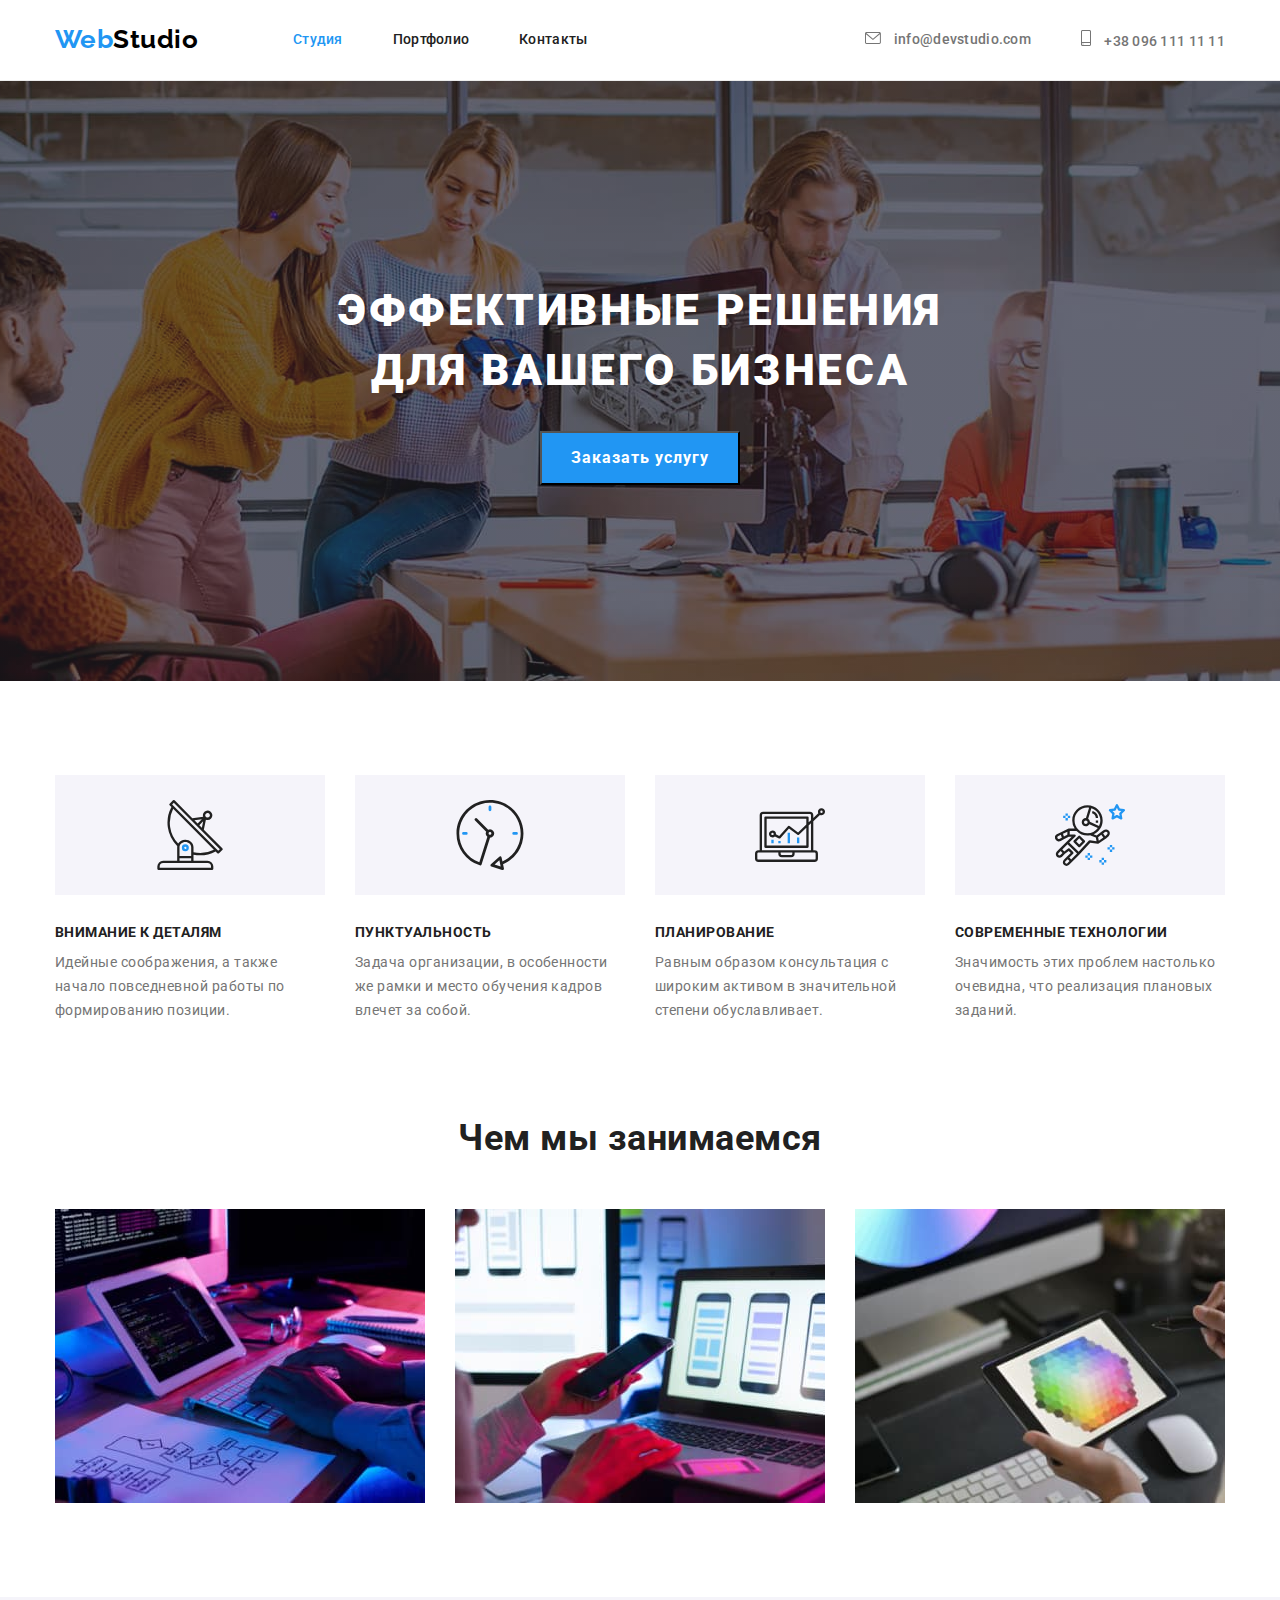
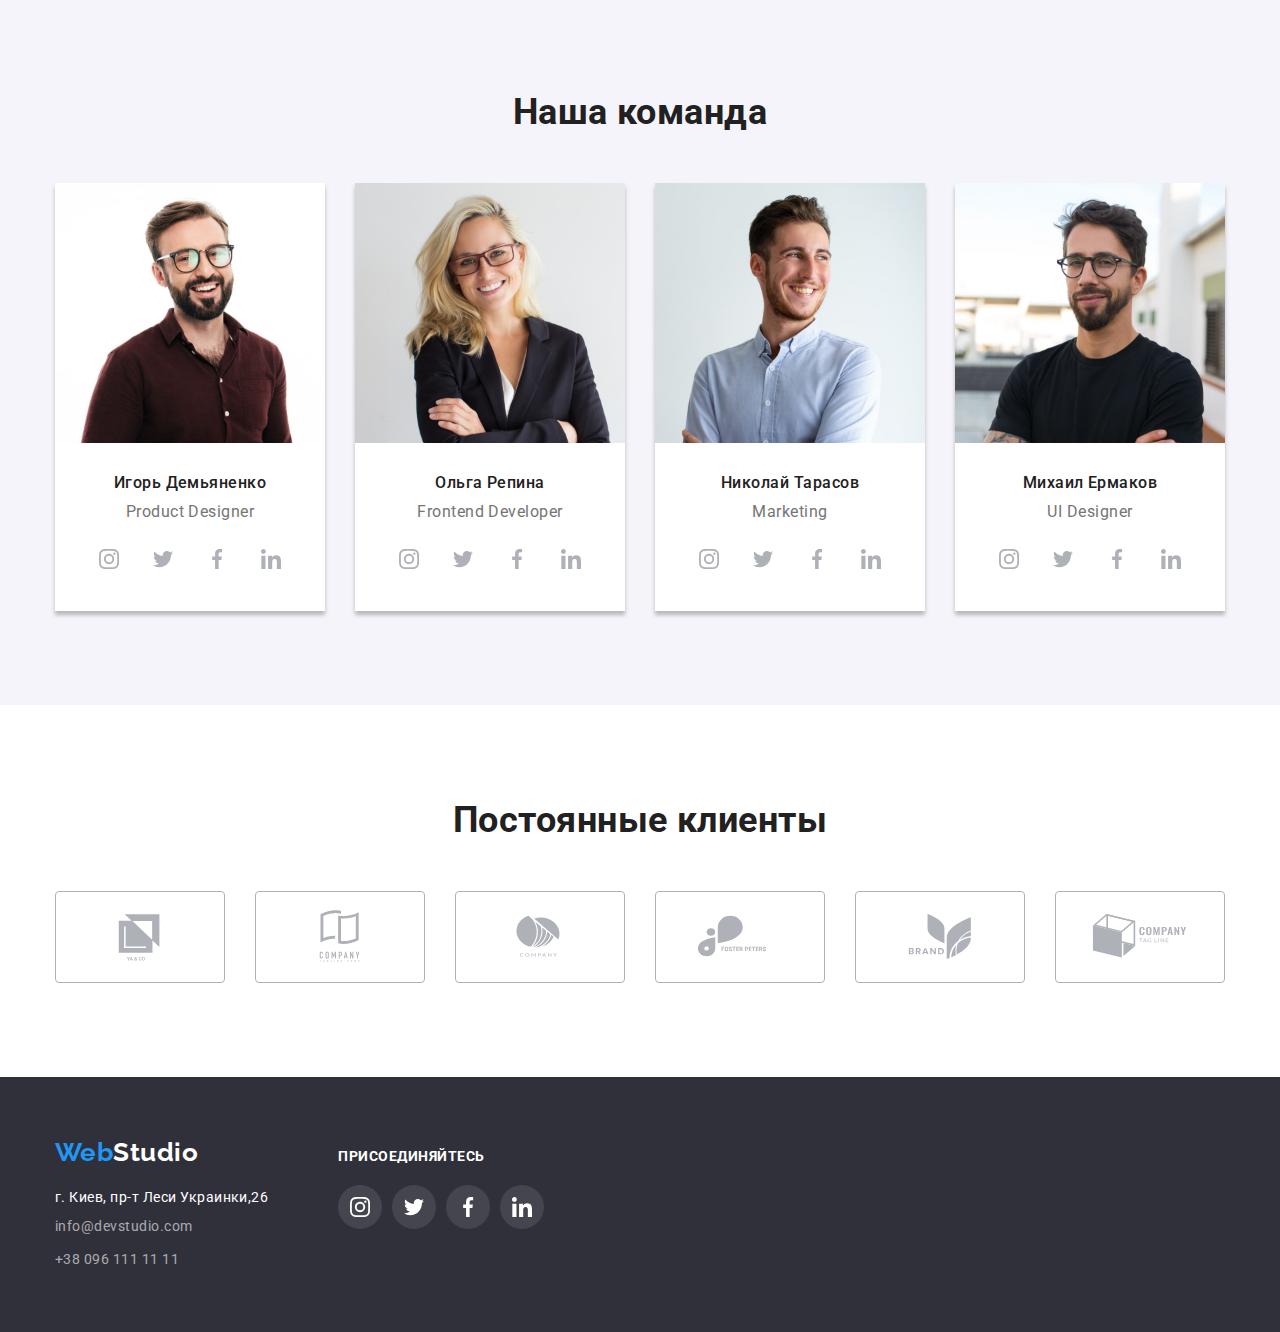
<file: index.html>
<!DOCTYPE html>
<html lang="ru">
  <head>
    <meta charset="UTF-8" />
    <meta http-equiv="X-UA-Compatible" content="IE=edge" />
    <meta name="viewport" content="width=device-width, initial-scale=1.0" />
    <title>Document</title>
    <link rel="preconnect" href="https://fonts.googleapis.com" />
    <link rel="preconnect" href="https://fonts.gstatic.com" crossorigin />
    <link
      href="https://fonts.googleapis.com/css2?family=Raleway:wght@700&family=Roboto:wght@400;500;700;900&display=swap"
      rel="stylesheet"
    />
    <link
      rel="stylesheet"
      href="https://cdnjs.cloudflare.com/ajax/libs/modern-normalize/1.0.0/modern-normalize.min.css"
    />
    <link rel="stylesheet" href="./css/styles.css" />
  </head>

  <body>
    <!-- Header -->
    <header class="page-headder">
      <div class="container headder">
        <nav class="navigation">
          <div class="logo">
            <a lang="en" class="link logo-studio-headder" href="/"
              ><span class="link logo-web">Web</span>Studio</a
            >
          </div>
          <!-- Site-nav -->
          <ul class="list site-nav">
            <li class="item">
              <a href="./index.html" class="current link site-nav-link"
                >Студия</a
              >
            </li>
            <li class="item">
              <a href="./portfolio.html" class="link site-nav-link"
                >Портфолио</a
              >
            </li>
            <li class="item">
              <a href="" class="link site-nav-link">Контакты</a>
            </li>
          </ul>
        </nav>
        <!-- Contacts -->
        <ul class="list contacts">
          <li class="item">
            <a href="mailto:info@devstudio.com" class="link contacts-link">
              <svg class="envelope-icon" width="16" height="12">
                <use href="./images/icons.svg#icon-envelope"></use>
              </svg>
              info@devstudio.com</a
            >
          </li>
          <li class="item">
            <a href="tel:+380961111111" class="link contacts-link">
              <svg class="smartphone-icon" width="10" height="16">
                <use href="./images/icons.svg#icon-smartphone"></use>
              </svg>
              +38 096 111 11 11</a
            >
          </li>
        </ul>
      </div>
    </header>
    <main>
      <!-- Hero -->
      <section class="hero">
        <div class="container">
          <h1 class="hero-title">эффективные решения для вашего бизнеса</h1>
          <button type="button" class="button">Заказать услугу</button>
          <!-- Advantages -->
        </div>
      </section>
      <section class="advantage-section">
        <div class="container">
          <h2 class="title visually-hidden">Наши преимущества</h2>
          <ul class="list">
            <li class="item">
              <div class="pic-box">
                <svg class="pic-icon" width="70" height="70">
                  <use href="./images/icons.svg#icon-antenna"></use>
                </svg>
              </div>

              <h3 class="list-item-title">Внимание к деталям</h3>
              <p class="list-item-text">
                Идейные соображения, а также начало повседневной работы по
                формированию позиции.
              </p>
            </li>
            <li class="item">
              <div class="pic-box">
                <svg class="pic-icon" width="70" height="70">
                  <use href="./images/icons.svg#icon-clock"></use>
                </svg>
              </div>
              <h3 class="list-item-title">Пунктуальность</h3>
              <p class="list-item-text">
                Задача организации, в особенности же рамки и место обучения
                кадров влечет за собой.
              </p>
            </li>
            <li class="item">
              <div class="pic-box">
                <svg class="pic-icon" width="70" height="70">
                  <use href="./images/icons.svg#icon-diagram"></use>
                </svg>
              </div>
              <h3 class="list-item-title">Планирование</h3>
              <p class="list-item-text">
                Равным образом консультация с широким активом в значительной
                степени обуславливает.
              </p>
            </li>
            <li class="item">
              <div class="pic-box">
                <svg class="pic-icon" width="70" height="70">
                  <use href="./images/icons.svg#icon-astronaut"></use>
                </svg>
              </div>
              <h3 class="list-item-title">Современные технологии</h3>
              <p class="list-item-text">
                Значимость этих проблем настолько очевидна, что реализация
                плановых заданий.
              </p>
            </li>
          </ul>
        </div>
      </section>
      <!-- Work -->
      <section class="section work-section">
        <div class="container">
          <h2 class="title">Чем мы занимаемся</h2>
          <ul class="list">
            <li class="item">
              <img
                class="image"
                src="./images/img-1.jpg"
                alt="Человек работающий на компьютере"
                width="370"
                height="294"
              />
            </li>
            <li class="item">
              <img
                class="image"
                src="./images/img-2.jpg"
                alt="Человек с мобильным телефоном"
                width="370"
                height="294"
              />
            </li>
            <li class="item">
              <img
                class="image"
                src="./images/img-3.jpg"
                alt="Человек рисующий на планшете"
                width="370"
                height="294"
              />
            </li>
          </ul>
        </div>
      </section>
      <!-- Our team -->
      <section class="section team-section">
        <div class="container">
          <h2 class="title">Наша команда</h2>
          <ul class="list team-list">
            <li class="item">
              <img
                class="image"
                src="./images/img-1-1.jpg"
                alt="Мужчина с бородой в очках"
                width="270"
                height="260"
              />
              <div class="card-content">
                <h3 class="list-title">Игорь Демьяненко</h3>
                <p class="list-title-text" lang="en">Product Designer</p>
                <ul class="list icon-list">
                  <li class="social-item">
                    <a
                      class="link social-link"
                      href=""
                      target="_blank"
                      rel="noopener noreferrer"
                      aria-label="Иконка Инстаграм"
                    >
                      <svg class="social-icon" width="20" height="20">
                        <use href="./images/icons.svg#icon-instagram"></use>
                      </svg>
                    </a>
                  </li>
                  <li class="social-item">
                    <a
                      class="link social-link"
                      href=""
                      target="_blank"
                      rel="noopener noreferrer"
                      aria-label="Иконка Твиттер"
                    >
                      <svg class="social-icon" width="20" height="20">
                        <use href="./images/icons.svg#icon-twitter"></use>
                      </svg>
                    </a>
                  </li>
                  <li class="social-item">
                    <a
                      class="link social-link"
                      href=""
                      target="_blank"
                      rel="noopener noreferrer"
                      aria-label="Иконка Фейсбук"
                    >
                      <svg class="social-icon" width="20" height="20">
                        <use href="./images/icons.svg#icon-facebook"></use>
                      </svg>
                    </a>
                  </li>
                  <li class="social-item">
                    <a
                      class="link social-link"
                      href=""
                      target="_blank"
                      rel="noopener noreferrer"
                      aria-label="Иконка ЛинктИн"
                    >
                      <svg class="social-icon" width="20" height="20">
                        <use href="./images/icons.svg#icon-linkedin"></use>
                      </svg>
                    </a>
                  </li>
                </ul>
              </div>
            </li>
            <li class="item">
              <img
                class="image"
                src="./images/img-2-2.jpg"
                alt="Девушка блондинка в очках"
                width="270"
                height="260"
              />
              <div class="card-content">
                <h3 class="list-title">Ольга Репина</h3>
                <p class="list-title-text" lang="en">Frontend Developer</p>
                <ul class="list icon-list">
                  <li class="social-item">
                    <a
                      class="link social-link"
                      href=""
                      target="_blank"
                      rel="noopener noreferrer"
                      aria-label="Иконка Инстаграм"
                    >
                      <svg class="social-icon" width="20" height="20">
                        <use href="./images/icons.svg#icon-instagram"></use>
                      </svg>
                    </a>
                  </li>
                  <li class="social-item">
                    <a
                      class="link social-link"
                      href=""
                      target="_blank"
                      rel="noopener noreferrer"
                      aria-label="Иконка Твиттер"
                    >
                      <svg class="social-icon" width="20" height="20">
                        <use href="./images/icons.svg#icon-twitter"></use>
                      </svg>
                    </a>
                  </li>
                  <li class="social-item">
                    <a
                      class="link social-link"
                      href=""
                      target="_blank"
                      rel="noopener noreferrer"
                      aria-label="Иконка Фейсбук"
                    >
                      <svg class="social-icon" width="20" height="20">
                        <use href="./images/icons.svg#icon-facebook"></use>
                      </svg>
                    </a>
                  </li>
                  <li class="social-item">
                    <a
                      class="link social-link"
                      href=""
                      target="_blank"
                      rel="noopener noreferrer"
                      aria-label="Иконка ЛинктИн"
                    >
                      <svg class="social-icon" width="20" height="20">
                        <use href="./images/icons.svg#icon-linkedin"></use>
                      </svg>
                    </a>
                  </li>
                </ul>
              </div>
            </li>
            <li class="item">
              <img
                class="image"
                src="./images/img-3-3.jpg"
                alt="Мужчина в рубашке"
                width="270"
                height="260"
              />
              <div class="card-content">
                <h3 class="list-title">Николай Тарасов</h3>
                <p class="list-title-text" lang="en">Marketing</p>
                <ul class="list icon-list">
                  <li class="social-item">
                    <a
                      class="link social-link"
                      href=""
                      target="_blank"
                      rel="noopener noreferrer"
                      aria-label="Иконка Инстаграм"
                    >
                      <svg class="social-icon" width="20" height="20">
                        <use href="./images/icons.svg#icon-instagram"></use>
                      </svg>
                    </a>
                  </li>
                  <li class="social-item">
                    <a
                      class="link social-link"
                      href=""
                      target="_blank"
                      rel="noopener noreferrer"
                      aria-label="Иконка Твиттер"
                    >
                      <svg class="social-icon" width="20" height="20">
                        <use href="./images/icons.svg#icon-twitter"></use>
                      </svg>
                    </a>
                  </li>
                  <li class="social-item">
                    <a
                      class="link social-link"
                      href=""
                      target="_blank"
                      rel="noopener noreferrer"
                      aria-label="Иконка Фейсбук"
                    >
                      <svg class="social-icon" width="20" height="20">
                        <use href="./images/icons.svg#icon-facebook"></use>
                      </svg>
                    </a>
                  </li>
                  <li class="social-item">
                    <a
                      class="link social-link"
                      href=""
                      target="_blank"
                      rel="noopener noreferrer"
                      aria-label="Иконка ЛинктИн"
                    >
                      <svg class="social-icon" width="20" height="20">
                        <use href="./images/icons.svg#icon-linkedin"></use>
                      </svg>
                    </a>
                  </li>
                </ul>
              </div>
            </li>
            <li class="item">
              <img
                class="image"
                src="./images/img-4-4.jpg"
                alt="Мужчина в футболке в очках"
                width="270"
                height="260"
              />
              <div class="card-content">
                <h3 class="list-title">Михаил Ермаков</h3>
                <p class="list-title-text" lang="en">UI Designer</p>
                <ul class="list icon-list">
                  <li class="social-item">
                    <a
                      class="link social-link"
                      href=""
                      target="_blank"
                      rel="noopener noreferrer"
                      aria-label="Иконка Инстаграм"
                    >
                      <svg class="social-icon" width="20" height="20">
                        <use href="./images/icons.svg#icon-instagram"></use>
                      </svg>
                    </a>
                  </li>
                  <li class="social-item">
                    <a
                      class="link social-link"
                      href=""
                      target="_blank"
                      rel="noopener noreferrer"
                      aria-label="Иконка Твиттер"
                    >
                      <svg class="social-icon" width="20" height="20">
                        <use href="./images/icons.svg#icon-twitter"></use>
                      </svg>
                    </a>
                  </li>
                  <li class="social-item">
                    <a
                      class="link social-link"
                      href=""
                      target="_blank"
                      rel="noopener noreferrer"
                      aria-label="Иконка Фейсбук"
                    >
                      <svg class="social-icon" width="20" height="20">
                        <use href="./images/icons.svg#icon-facebook"></use>
                      </svg>
                    </a>
                  </li>
                  <li class="social-item">
                    <a
                      class="link social-link"
                      href=""
                      target="_blank"
                      rel="noopener noreferrer"
                      aria-label="Иконка ЛинктИн"
                    >
                      <svg class="social-icon" width="20" height="20">
                        <use href="./images/icons.svg#icon-linkedin"></use>
                      </svg>
                    </a>
                  </li>
                </ul>
              </div>
            </li>
          </ul>
        </div>
      </section>
      <section class="clients-section section">
        <div class="container">
          <h2 class="title">Постоянные клиенты</h2>
          <ul class="list clients-list">
            <li class="item">
              <a
                class="link clients-link"
                href=""
                target="_blank"
                rel="noopener noreferrer"
                aria-label="Иконка Логотип компании 1"
              >
                <svg class="logo-icon" width="106" height="60">
                  <use href="./images/icons.svg#icon-Logo-1"></use>
                </svg>
              </a>
            </li>
            <li class="item">
              <a
                class="link clients-link"
                href=""
                target="_blank"
                rel="noopener noreferrer"
                aria-label="Иконка Логотип компании 2"
              >
                <svg class="logo-icon" width="106" height="60">
                  <use href="./images/icons.svg#icon-Logo-2"></use>
                </svg>
              </a>
            </li>
            <li class="item">
              <a
                class="link clients-link"
                href=""
                target="_blank"
                rel="noopener noreferrer"
                aria-label="Иконка Логотип компании 3"
              >
                <svg class="logo-icon" width="106" height="60">
                  <use href="./images/icons.svg#icon-Logo-3"></use>
                </svg>
              </a>
            </li>
            <li class="item">
              <a
                class="link clients-link"
                href=""
                target="_blank"
                rel="noopener noreferrer"
                aria-label="Иконка Логотип компании 4"
              >
                <svg class="logo-icon" width="106" height="60">
                  <use href="./images/icons.svg#icon-Logo-4"></use>
                </svg>
              </a>
            </li>
            <li class="item">
              <a
                class="link clients-link"
                href=""
                target="_blank"
                rel="noopener noreferrer"
                aria-label="Иконка Логотип компании 5"
              >
                <svg class="logo-icon" width="106" height="60">
                  <use href="./images/icons.svg#icon-Logo-5"></use>
                </svg>
              </a>
            </li>
            <li class="item">
              <a
                class="link clients-link"
                href=""
                target="_blank"
                rel="noopener noreferrer"
                aria-label="Иконка Логотип компании 6"
              >
                <svg class="logo-icon" width="106" height="60">
                  <use href="./images/icons.svg#icon-Logo-6"></use>
                </svg>
              </a>
            </li>
          </ul>
        </div>
      </section>
    </main>
    <!-- Footer -->
    <footer class="footer">
      <div class="container footer-box">
        <div class="address-box">
          <div class="logo-footer">
            <a lang="en" class="link logo-studio-footer" href="/"
              ><span class="link logo-web">Web</span>Studio</a
            >
          </div>
          <address class="address">
            <ul class="list">
              <li class="item">
                <a
                  class="link address-link"
                  href="https://goo.gl/maps/rsxk5mHzExy43c3M6"
                  target="_blank"
                  rel="noopener noreferrer"
                >
                  г. Киев, пр-т Леси Украинки,26</a
                >
              </li>
              <li class="item">
                <a class="link mail-link" href="mailto:info@devstudio.com">
                  info@devstudio.com
                </a>
              </li>
              <li>
                <a class="link phone-link" href="tel:+380961111111">
                  +38 096 111 11 11
                </a>
              </li>
            </ul>
          </address>
        </div>
        <section class="join-section">
          <h3 class="title">Присоединяйтесь</h3>
          <ul class="list join-list">
            <li class="join-item">
              <a
                class="link join-link"
                href=""
                target="_blank"
                rel="noopener noreferrer"
                aria-label="Иконка Инстаграм"
              >
                <svg class="join-icon" width="20" height="20">
                  <use href="./images/icons.svg#icon-instagram"></use>
                </svg>
              </a>
            </li>
            <li class="join-item">
              <a
                class="link join-link"
                href=""
                target="_blank"
                rel="noopener noreferrer"
                aria-label="Иконка Твиттер"
              >
                <svg class="join-icon" width="20" height="20">
                  <use href="./images/icons.svg#icon-twitter"></use>
                </svg>
              </a>
            </li>
            <li class="join-item">
              <a
                class="link join-link"
                href=""
                target="_blank"
                rel="noopener noreferrer"
                aria-label="Иконка Фейсбук"
              >
                <svg class="join-icon" width="20" height="20">
                  <use href="./images/icons.svg#icon-facebook"></use>
                </svg>
              </a>
            </li>
            <li class="join-item">
              <a
                class="link join-link"
                href=""
                target="_blank"
                rel="noopener noreferrer"
                aria-label="Иконка ЛинктИн"
              >
                <svg class="join-icon" width="20" height="20">
                  <use href="./images/icons.svg#icon-linkedin"></use>
                </svg>
              </a>
            </li>
          </ul>
        </section>
      </div>
    </footer>
  </body>
</html>
</file>
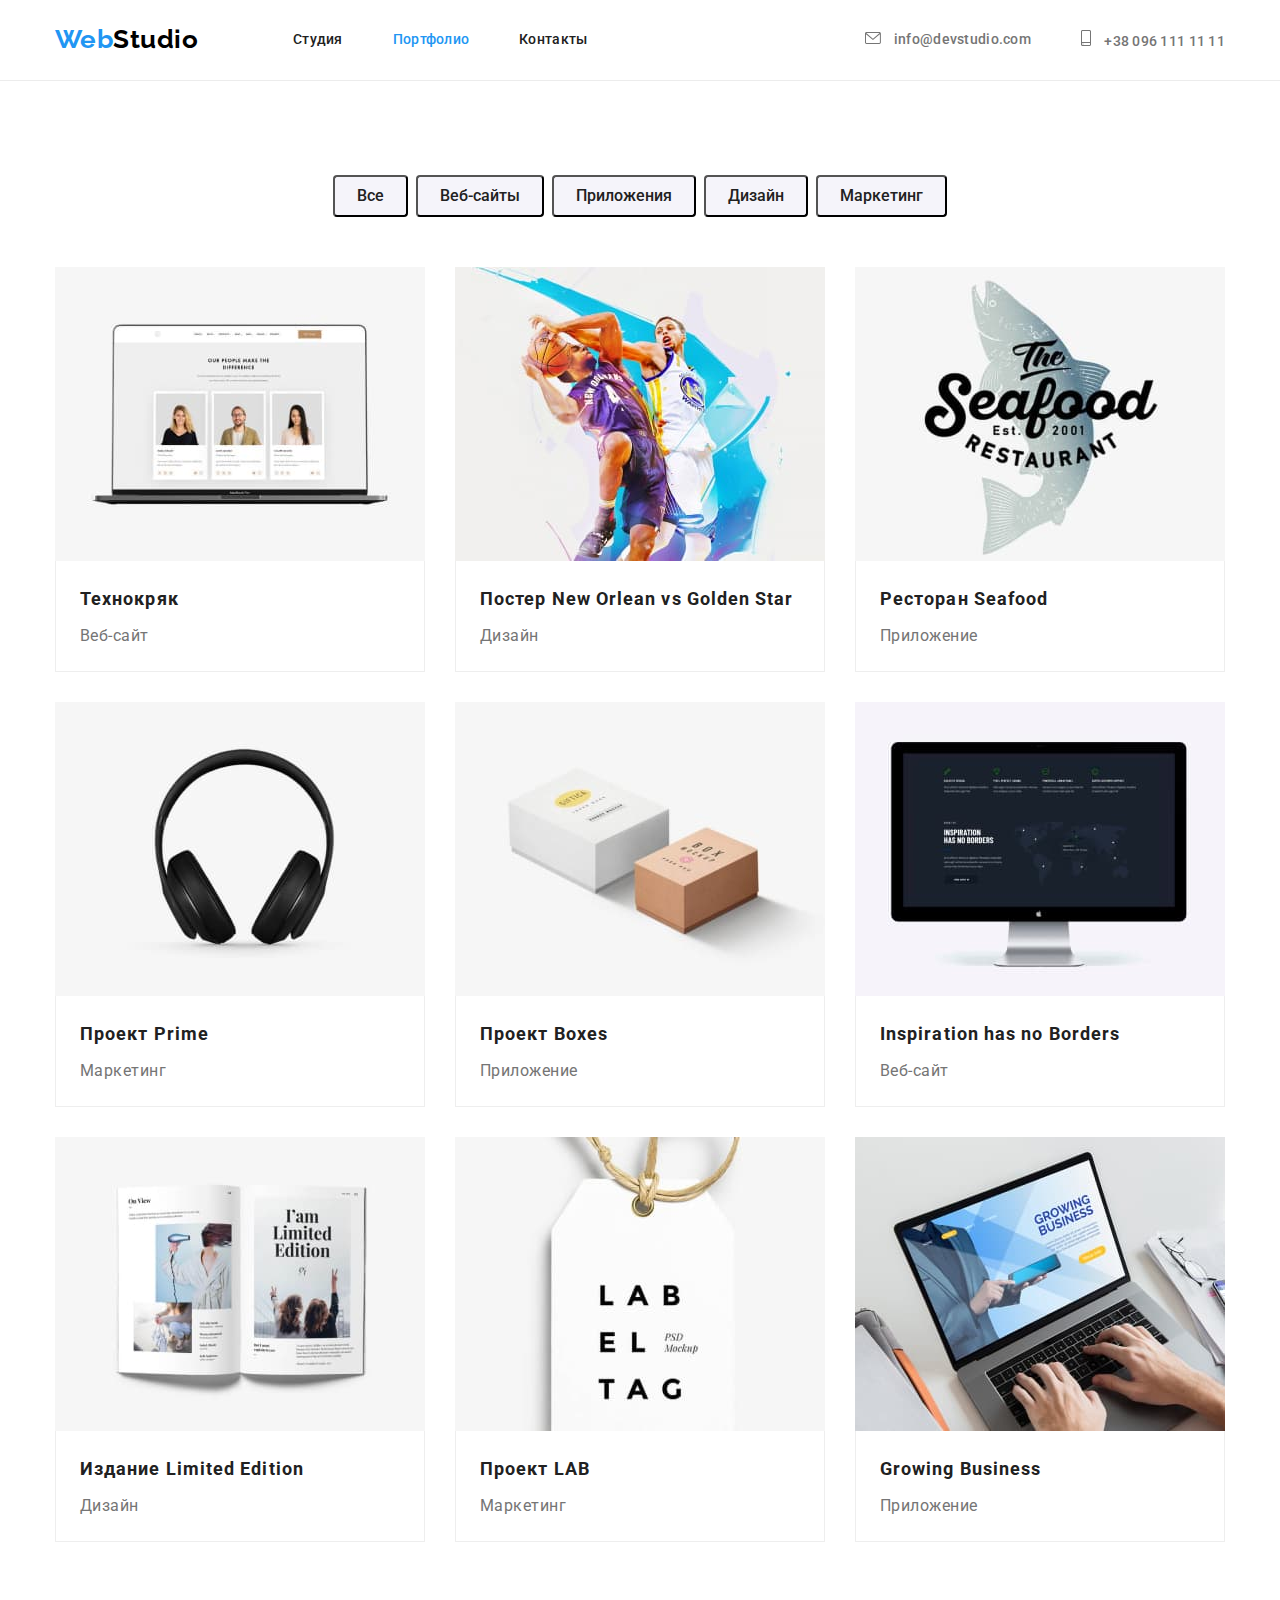
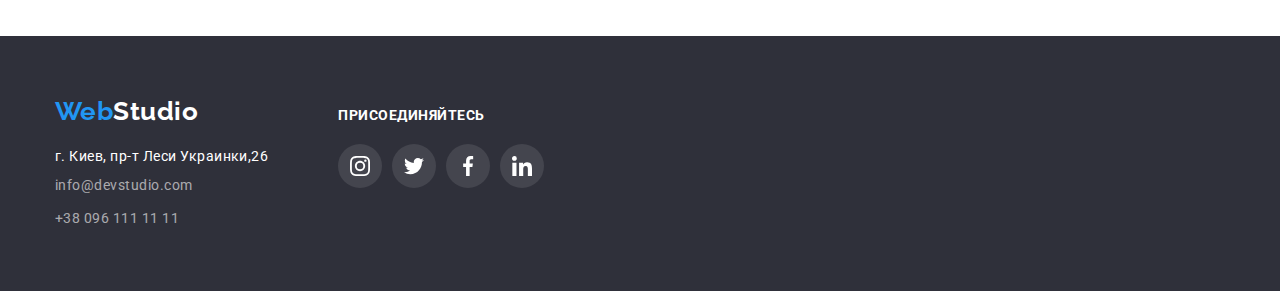
<file: portfolio.html>
<!DOCTYPE html>
<html lang="ru">
  <head>
    <meta charset="UTF-8" />
    <meta http-equiv="X-UA-Compatible" content="IE=edge" />
    <meta name="viewport" content="width=device-width, initial-scale=1.0" />
    <title>Document</title>
    <link rel="preconnect" href="https://fonts.googleapis.com" />
    <link rel="preconnect" href="https://fonts.gstatic.com" crossorigin />
    <link
      href="https://fonts.googleapis.com/css2?family=Raleway:wght@700&family=Roboto:wght@400;500;700;900&display=swap"
      rel="stylesheet"
    />
    <link
      rel="stylesheet"
      href="https://cdnjs.cloudflare.com/ajax/libs/modern-normalize/1.0.0/modern-normalize.min.css"
    />
    <link rel="stylesheet" href="./css/styles.css" />
  </head>

  <body>
    <!-- Header -->
    <header class="page-headder">
      <div class="container headder">
        <nav class="navigation">
          <div class="logo">
            <a lang="en" class="link logo-studio-headder" href="/"
              ><span class="link logo-web">Web</span>Studio</a
            >
          </div>
          <!-- Site-nav -->
          <ul class="list site-nav">
            <li class="item">
              <a href="./index.html" class="link site-nav-link">Студия</a>
            </li>
            <li class="item">
              <a href="./portfolio.html" class="current link site-nav-link"
                >Портфолио</a
              >
            </li>
            <li class="item">
              <a href="" class="link site-nav-link">Контакты</a>
            </li>
          </ul>
        </nav>
        <!-- Contacts -->
        <ul class="list contacts">
          <li class="item">
            <a href="mailto:info@devstudio.com" class="link contacts-link">
              <svg class="envelope-icon" width="16" height="12">
                <use href="./images/icons.svg#icon-envelope"></use>
              </svg>
              info@devstudio.com</a
            >
          </li>
          <li class="item">
            <a href="tel:+380961111111" class="link contacts-link">
              <svg class="smartphone-icon" width="10" height="16">
                <use href="./images/icons.svg#icon-smartphone"></use>
              </svg>
              +38 096 111 11 11</a
            >
          </li>
        </ul>
      </div>
    </header>
    <main>
      <!-- Work examples section -->
      <!-- Filters -->
      <section class="section examples-section">
        <div class="container">
          <h1 class="title visually-hidden">Примеры работ</h1>
          <ul class="list list-button">
            <li class="item">
              <button type="button" class="button">Все</button>
            </li>
            <li class="item">
              <button type="button" class="button">Веб-сайты</button>
            </li>
            <li class="item">
              <button type="button" class="button">Приложения</button>
            </li>
            <li class="item">
              <button type="button" class="button">Дизайн</button>
            </li>
            <li class="item">
              <button type="button" class="button">Маркетинг</button>
            </li>
          </ul>
          <!-- Work examples -->
          <ul class="list examples-list">
            <li class="list-item">
              <a class="link" href="" target="_blank" rel="noopener noreferrer">
                <img
                  class="image"
                  src="./images/img-21.jpg"
                  alt="Ноутбук с открытой страницей сайта"
                  width="370"
                  height="294"
                />
                <div class="card-content">
                  <h2 class="title">Технокряк</h2>
                  <p class="text">Веб-сайт</p>
                </div>
              </a>
            </li>
            <li class="list-item">
              <a class="link" href="" target="_blank" rel="noopener noreferrer">
                <img
                  class="image"
                  src="./images/img-22.jpg"
                  alt="Два человека играют в баскетбол"
                  width="370"
                  height="294"
                />
                <div class="card-content">
                  <h2 class="title">
                    Постер <span lang="en">New Orlean vs Golden Star</span>
                  </h2>
                  <p class="text">Дизайн</p>
                </div>
              </a>
            </li>
            <li class="list-item">
              <a class="link" href="" target="_blank" rel="noopener noreferrer">
                <img
                  class="image"
                  src="./images/img-23.jpg"
                  alt="Логоти рыбного ресторана"
                  width="370"
                  height="294"
                />
                <div class="card-content">
                  <h2 class="title">Ресторан <span lang="en">Seafood</span></h2>
                  <p class="text">Приложение</p>
                </div>
              </a>
            </li>
            <li class="list-item">
              <a class="link" href="" target="_blank" rel="noopener noreferrer">
                <img
                  class="image"
                  src="./images/img-24.jpg"
                  alt="Черные наушники"
                  width="370"
                  height="294"
                />
                <div class="card-content">
                  <h2 class="title">Проект <span lang="en">Prime</span></h2>
                  <p class="text">Маркетинг</p>
                </div>
              </a>
            </li>
            <li class="list-item">
              <a class="link" href="" target="_blank" rel="noopener noreferrer">
                <img
                  class="image"
                  src="./images/img-25.jpg"
                  alt="Белая и коричневая коробки"
                  width="370"
                  height="294"
                />
                <div class="card-content">
                  <h2 class="title">Проект <span lang="en">Boxes</span></h2>
                  <p class="text">Приложение</p>
                </div>
              </a>
            </li>
            <li class="list-item">
              <a class="link" href="" target="_blank" rel="noopener noreferrer">
                <img
                  class="image"
                  src="./images/img-26.jpg"
                  alt="Монитор с большим дисплеем"
                  width="370"
                  height="294"
                />
                <div class="card-content">
                  <h2 lang="en" class="title">Inspiration has no Borders</h2>
                  <p class="text">Веб-сайт</p>
                </div>
              </a>
            </li>
            <li class="list-item">
              <a class="link" href="" target="_blank" rel="noopener noreferrer">
                <img
                  class="image"
                  src="./images/img-27.jpg"
                  alt="Открытая книга"
                  width="370"
                  height="294"
                />
                <div class="card-content">
                  <h2 class="title">
                    Издание <span lang="en">Limited Edition</span>
                  </h2>
                  <p class="text">Дизайн</p>
                </div>
              </a>
            </li>
            <li class="list-item">
              <a class="link" href="" target="_blank" rel="noopener noreferrer">
                <img
                  class="image"
                  src="./images/img-28.jpg"
                  alt="Этикетка на веревочке"
                  width="370"
                  height="294"
                />
                <div class="card-content">
                  <h2 class="title">Проект <span lang="en">LAB</span></h2>
                  <p class="text">Маркетинг</p>
                </div>
              </a>
            </li>
            <li class="list-item">
              <a class="link" href="" target="_blank" rel="noopener noreferrer">
                <img
                  class="image"
                  src="./images/img-29.jpg"
                  alt="Человек печатает на ноутбуке"
                  width="370"
                  height="294"
                />
                <div class="card-content">
                  <h2 lang="en" class="title">Growing Business</h2>
                  <p class="text">Приложение</p>
                </div>
              </a>
            </li>
          </ul>
        </div>
      </section>
    </main>
    <footer class="footer">
      <div class="container footer-box">
        <div class="address-box">
          <div class="logo-footer">
            <a lang="en" class="link logo-studio-footer" href="/"
              ><span class="link logo-web">Web</span>Studio</a
            >
          </div>
          <address class="address">
            <ul class="list">
              <li class="item">
                <a
                  class="link address-link"
                  href="https://goo.gl/maps/rsxk5mHzExy43c3M6"
                  target="_blank"
                  rel="noopener noreferrer"
                >
                  г. Киев, пр-т Леси Украинки,26</a
                >
              </li>
              <li class="item">
                <a class="link mail-link" href="mailto:info@devstudio.com">
                  info@devstudio.com
                </a>
              </li>
              <li>
                <a class="link phone-link" href="tel:+380961111111">
                  +38 096 111 11 11
                </a>
              </li>
            </ul>
          </address>
        </div>
        <section class="join-section">
          <h3 class="title">Присоединяйтесь</h3>
          <ul class="list join-list">
            <li class="join-item">
              <a
                class="link join-link"
                href=""
                target="_blank"
                rel="noopener noreferrer"
                aria-label="Иконка Инстаграм"
              >
                <svg class="join-icon" width="20" height="20">
                  <use href="./images/icons.svg#icon-instagram"></use>
                </svg>
              </a>
            </li>
            <li class="join-item">
              <a
                class="link join-link"
                href=""
                target="_blank"
                rel="noopener noreferrer"
                aria-label="Иконка Твиттер"
              >
                <svg class="join-icon" width="20" height="20">
                  <use href="./images/icons.svg#icon-twitter"></use>
                </svg>
              </a>
            </li>
            <li class="join-item">
              <a
                class="link join-link"
                href=""
                target="_blank"
                rel="noopener noreferrer"
                aria-label="Иконка Фейсбук"
              >
                <svg class="join-icon" width="20" height="20">
                  <use href="./images/icons.svg#icon-facebook"></use>
                </svg>
              </a>
            </li>
            <li class="join-item">
              <a
                class="link join-link"
                href=""
                target="_blank"
                rel="noopener noreferrer"
                aria-label="Иконка ЛинктИн"
              >
                <svg class="join-icon" width="20" height="20">
                  <use href="./images/icons.svg#icon-linkedin"></use>
                </svg>
              </a>
            </li>
          </ul>
        </section>
      </div>
    </footer>
  </body>
</html>
</file>
<file: css/styles.css>
:root {
--primary-text-color: #757575;
--title-text-color: #212121;
--accent-color: #2196F3;
--background-header:#FFFFFF;
--background-footer:#2F303A;
}
/* Styles index.html */
/* Body */

body {

color: var(--primary-text-color);
font-family: Roboto, sans-serif;
letter-spacing: 0.03em;
}

/* Common styles  */

h1, h2, h3, h4, h5, h6, ul, p {
margin: 0;
}

.list {
list-style: none;
padding: 0;
margin: 0;
} 

.image {
display: block;
}

.section {
padding-top: 94px;
padding-bottom: 94px;
}

.link {
text-decoration: none;
}

.container {
width: 1200px;
padding-left: 15px;
padding-right: 15px;
margin-left: auto;
margin-right: auto;
}

.visually-hidden {
position: absolute;
width: 1px;
height: 1px;
margin: -1px;
border: 0;
padding: 0;

white-space: nowrap;
clip-path: inset(100%);
clip: rect(0 0 0 0);
overflow: hidden;
}

/* Headder */

.page-headder {
background-color: var(--background-header);
border-bottom: 1px solid #ECECEC;
}

.headder {
display: flex;
align-items: center;
}

.navigation {
display: flex;
align-items: center;
}

/* Logo */

.logo {
margin-right: 93px;
width: 145px;
padding-top: 24px;
padding-bottom: 25px;
}

.logo-web {
color: #2196F3;
font-family: Raleway, sans-serif;
font-weight: 700;
font-size: 26px;
line-height: 1.19;
}

.logo-studio-headder {
color:#000000;
font-family: Raleway, sans-serif;
font-weight: 700;
font-size: 26px;
line-height: 1.19;   
}

/* Site-nav */

.site-nav {
display: flex;
padding-left: 0px;
}

.site-nav-link {
display: block;
padding-top: 32px;
padding-bottom: 32px;
    
color:#212121;
font-weight: 500;
font-size: 14px;
line-height: 1.14;
letter-spacing: 0.02em;
}

.site-nav .item:not(:last-child) {
    margin-right: 50px;
}

.site-nav-link:hover,
.site-nav-link:focus {
  color: var(--accent-color);
}

/* Contacts */

.contacts { 
display: flex;
margin-left: auto;
}

.contacts .item:not(:last-child){
margin-right: 50px;
}

.envelope-icon {
  fill: #757575;
  margin-right: 10px;
}

.smartphone-icon {
  fill: #757575;
  margin-right: 10px;
}

.contacts-link:hover .envelope-icon,
.contacts-link:focus .envelope-icon {
  fill: var(--accent-color);
}

.contacts-link:hover .smartphone-icon,
.contacts-link:focus .smartphone-icon {
  fill: var(--accent-color);
}

.contacts-link {
display: block
padding-top: 32px;
padding-bottom: 32px;

color: var(--primary-text-color);
font-weight: 500;
font-size: 14px;
line-height: 1.14;
letter-spacing: 0.02em;
}

.contacts-link:hover,
.contacts-link:focus  {
color: var(--accent-color);
}

/* Hero */

.hero {
max-width: 1600px;
max-height: 600px;
margin-left: auto;
margin-right: auto;
padding-top: 200px;
padding-bottom: 200px;
background-image: linear-gradient(
  to right,
rgba(47, 48, 58, 0.4),
rgba(47, 48, 58, 0.4)),
url(../images/hero.jpg)

;
background-repeat: no-repeat;
background-size: cover;
background-position: center;

background-color: #C4C4C4;
}

.hero-title {
width: 696px;
margin-left: auto;
margin-right: auto;
margin-bottom: 30px;

color:#FFFFFF;
font-weight: 900;
font-size: 44px;
line-height: 1.36;
text-align: center;
letter-spacing: 0.06em;
text-transform: uppercase;
}

.hero .button {
display: block;
width: 200px;
margin: 0 auto;
padding-top: 10px;
padding-bottom: 10px;

cursor: pointer;
color: #FFFFFF;
background-color: #2196F3;  
font-family: inherit;
font-weight: 700;
font-size: 16px;
line-height: 1.88;
letter-spacing: 0.06em;
}

/* Advantages */
.advantage-section {
  padding-top: 94px;
  padding-bottom: 0px;
}

.advantage-section .item {
flex-basis: 270px;
}

.advantage-section .pic-box {
  display: flex;
  align-items: center;
  justify-content: center;
  width: 270px;
  height: 120px;
  background-color: #F5F4FA;
}

.advantage-section .item:not(:last-child) {
margin-right: 30px;
}

.advantage-section .list {
display: flex;
}

.advantage-section .list-item-title {
padding-left: 0;
margin-top: 30px;
margin-bottom: 10px;

color: var(--title-text-color);
font-size: 14px;
line-height: 1.14;
text-transform: uppercase;
}

.advantage-section .list-item-text {
font-size: 14px;
line-height: 1.71;
}
/* Work */

.work-section .list {
display: flex;
justify-content: center;
}

.work-section .item {
flex-basis: 370px;
}

.work-section .title {
width: 376px;
margin-left: auto;
margin-right: auto;
margin-bottom: 50px;

color: var(--title-text-color);
font-size: 36px;
line-height: 1.17;
text-align: center;
}

.work-section .item:not(:last-child){
margin-right: 30px;
}

/* Our team */

.team-section .team-list {
display: flex;
justify-content: center;
}

.team-section .item:not(:last-child) {
    margin-right: 30px;
}

.team-section .item {
flex-basis: 270px;
}

.team-section {
background-color: #F5F4FA;
}

.team-section .title {
width: 264px;
margin-bottom: 50px;
margin-left: auto;
margin-right: auto;

color: var(--title-text-color);
font-size: 36px;
line-height: 1.17;
text-align: center;
}

.team-section .list-title {
margin-bottom: 10px;

color: var(--title-text-color);
font-weight: 500;
font-size: 16px;
line-height: 1.19; 
}

.team-section .list-title-text {
margin-bottom: 16px; 

font-size: 16px;
line-height: 1.19;
}

.team-section .card-content {
width: 270px;
padding-top: 30px;
padding-bottom: 30px;
padding-left: 15px;
padding-right: 15px;
text-align: center;

background-color: #FFFFFF;
}    

.team-section .item {
  box-shadow: 0px 4px 4px 0px rgba(0, 0, 0, 0.25);
}

.team-section .icon-list {
  display: flex;
  align-items: center;
  justify-content: center;
  gap: 10px;
}

.team-section .social-link {
  display: flex;
  align-items: center;
  justify-content: center;
  width: 44px;
  height: 44px;
  background-color: #FFFFFF;
  border-radius: 50%;
}

.social-icon {
  fill: #AFB1B8;
}
.social-link:hover,
.social-link:focus {
  background-color: var(--accent-color);
}

.social-link:hover .social-icon,
.social-link:focus .social-icon {
  fill:#FFFFFF;
}

/* Clients */

.clients-section {

}

.clients-section .title {
width: 390px;
  margin-left: auto;
  margin-right: auto;
  margin-bottom: 50px;

  color: var(--title-text-color);
  font-size: 36px;
  line-height: 1.17;
  text-align: center;
}

.clients-section .clients-list {
  display: flex;
  justify-content: space-between;
}

.clients-section .clients-link {
  display: flex;
  align-items: center;
  justify-content: center;
  width: 170px;
  height: 92px;
  border: 1px solid #AFB1B8;
    border-radius: 4px;
}

.clients-section .logo-icon {
  fill: #AFB1B8;
}

.clients-section .clients-link:hover,
.clients-section .clients-link:focus {
border: 1px solid var(--accent-color);
}

.clients-section .clients-link:hover .logo-icon,
.clients-section .clients-link:focus .logo-icon {
  fill: var(--accent-color);
}

  /* Footer */

.footer {
padding-top: 60px;
padding-bottom: 60px;

background-color: var(--background-footer);
}

.logo-footer {
margin-bottom: 20px;
}

.footer-box {
  display: flex;
  align-items: baseline;
}

.address-box {
  margin-right: 70px;
}

.logo-studio-footer {
color: #FFFFFF;
font-family: Raleway, sans-serif;
font-weight: 700;
font-size: 26px;
line-height: 1.19
}

.footer .item {
margin-bottom: 9px;
}

.address-link {
color: #FFFFFF;
font-style: normal;
font-size: 14px;
line-height: 1.71px; 
} 

.mail-link {
color: rgba(255, 255, 255, 0.6);
font-style: normal;
font-size: 14px;
line-height: 1.71;     
}

.phone-link {
color:rgba(255, 255, 255, 0.6);
font-style: normal;
font-size: 14px;
line-height: 1.71;
}

.mail-link:hover,
.mail-link:focus,
.phone-link:hover,
.phone-link:focus {
color: var(--accent-color);
}

.join-section {
  padding-top: 12px;
}

.join-section .title {
margin-bottom: 20px;

color: #FFFFFF;
  font-size: 14px;
  line-height: 1.14;
  text-transform: uppercase;
}

.join-section .join-list {
  display: flex;
  gap: 10px;
}
.join-section .join-link {
  display: flex;
  align-items: center;
  justify-content: center;
  width: 44px;
  height: 44px;
  background-color: rgba(255, 255, 255, 0.1);
  border-radius: 50%;
}

.join-icon {
  fill:#FFFFFF;
}

.join-link:hover,
.join-link:focus {
  background-color: var(--accent-color);
}


.join-section .item {
  width: 44px;
  height: 44px;
  margin-bottom: 0px;
  outline: 1px solid #FFFFFF;
}

/* Styles portfolio.html */

 /* Work examples section */
  /* Filters */

.examples-section .list-button {
display: flex;
flex-wrap: wrap;
justify-content: center;
margin-bottom: 50px;
}

.examples-section .examples-list {
display: flex;
flex-wrap: wrap;
margin-left: -30px;
margin-top: -30px;
justify-content: center;  
}

.examples-list > .list-item {
flex-basis: calc(100% / 3 - 30px);
margin-left: 30px;
margin-top: 30px;
}

.examples-list>.list-item:hover,
.examples-list>.list-item:focus {
box-shadow: 0px 4px 4px 0px rgba(0, 0, 0, 0.25);
}

.examples-section .button {
padding: 6px 22px;
border-radius: 4px;

cursor: pointer;
background-color: #F5F4FA;
color: #212121;
font-family: inherit;
font-weight: 500;
font-size: 16px;
line-height: 1.62;
}

.examples-section .item:not(:last-child) {
margin-right: 8px;
}

.examples-section .button:hover,
.examples-section .button:focus {
box-shadow: 0px 4px 4px 0px rgba(0, 0, 0, 0.25);
background-color: var(--accent-color);
color: #FFFFFF;
}

/* Work examples */

.examples-list .title {
margin-bottom: 4px;

color: var(--title-text-color);
font-size: 18px;
        line-height: 2;
        letter-spacing: 0.06em; 
}

.examples-list .text {
color: var(--primary-text-color);
font-size: 16px;
line-height: 1.88;
}

.examples-list .card-content {
padding-top: 20px;
padding-bottom: 20px;
padding-left: 24px;
padding-right: 24px;
border-right: 1px solid #EEEEEE; 
border-left: 1px solid #EEEEEE;;  
border-bottom: 1px solid #EEEEEE;
}

.current {
color: var(--accent-color);
}
</file>
